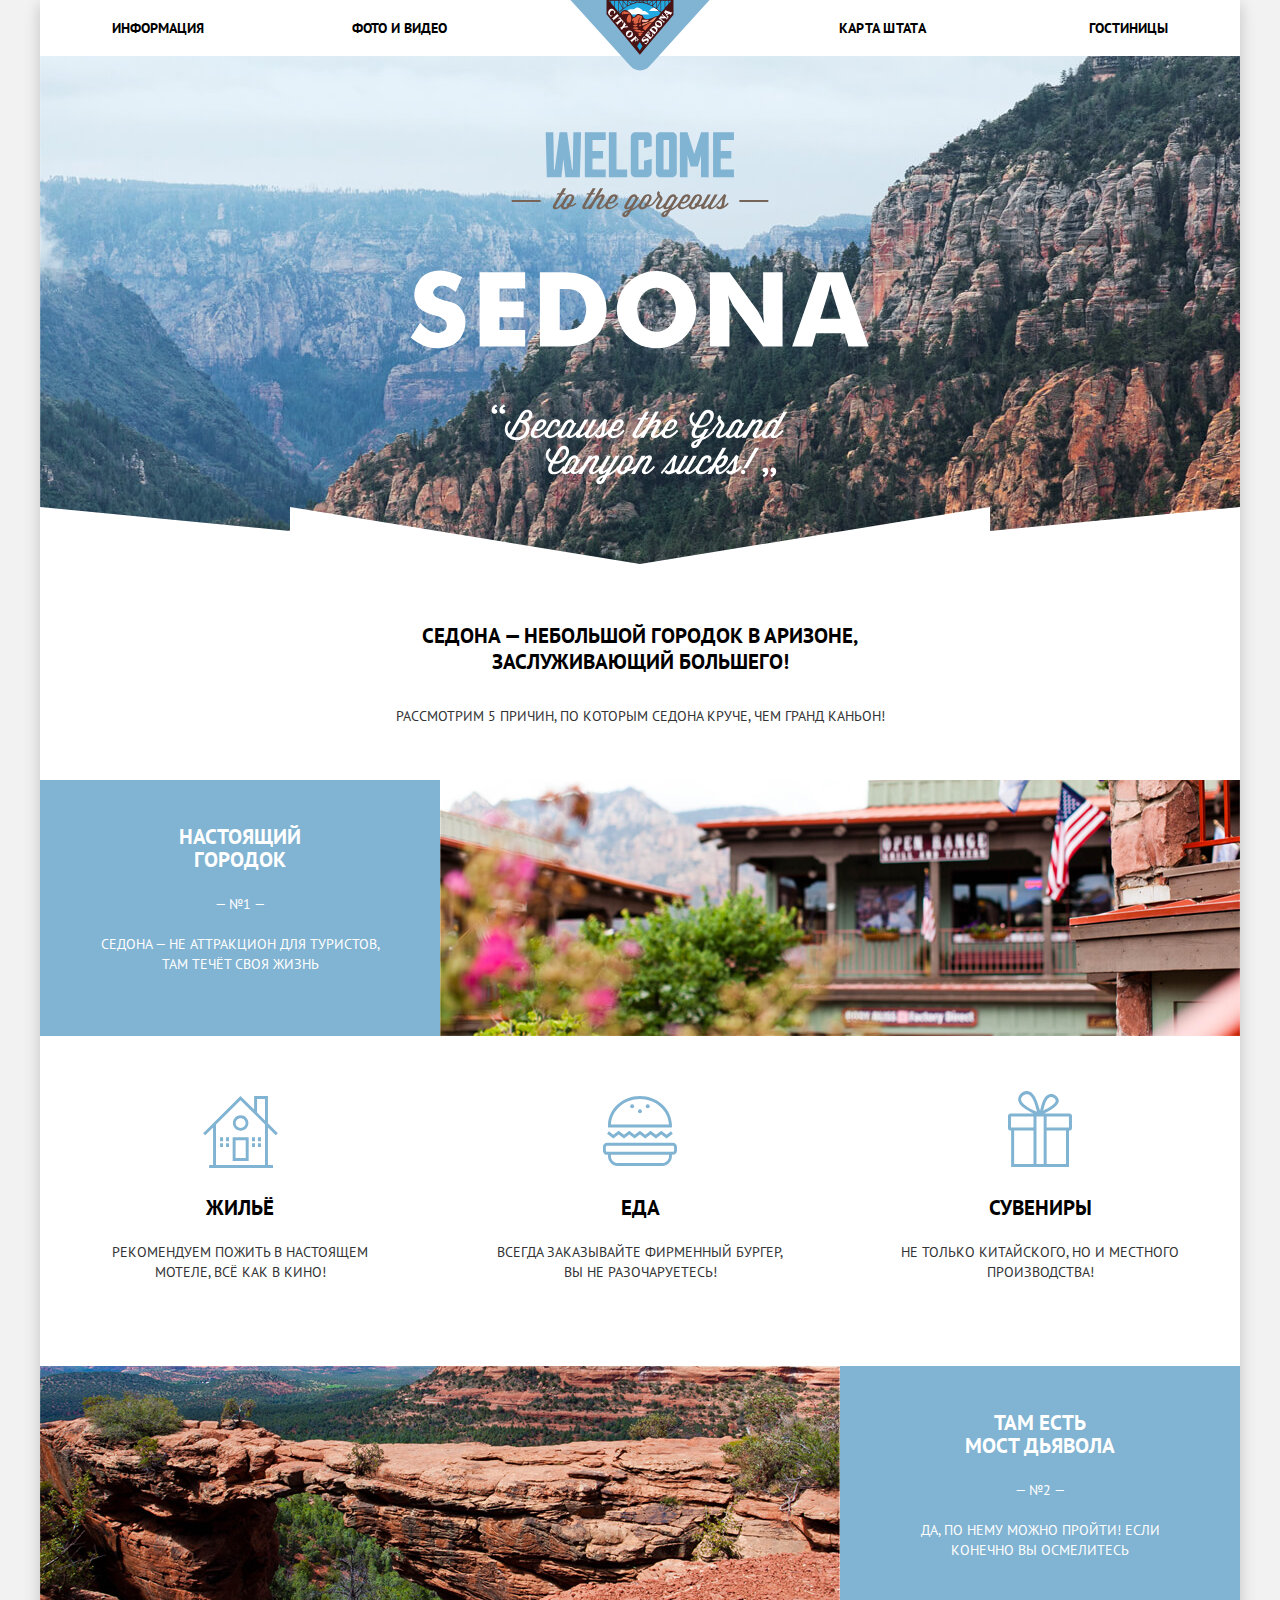
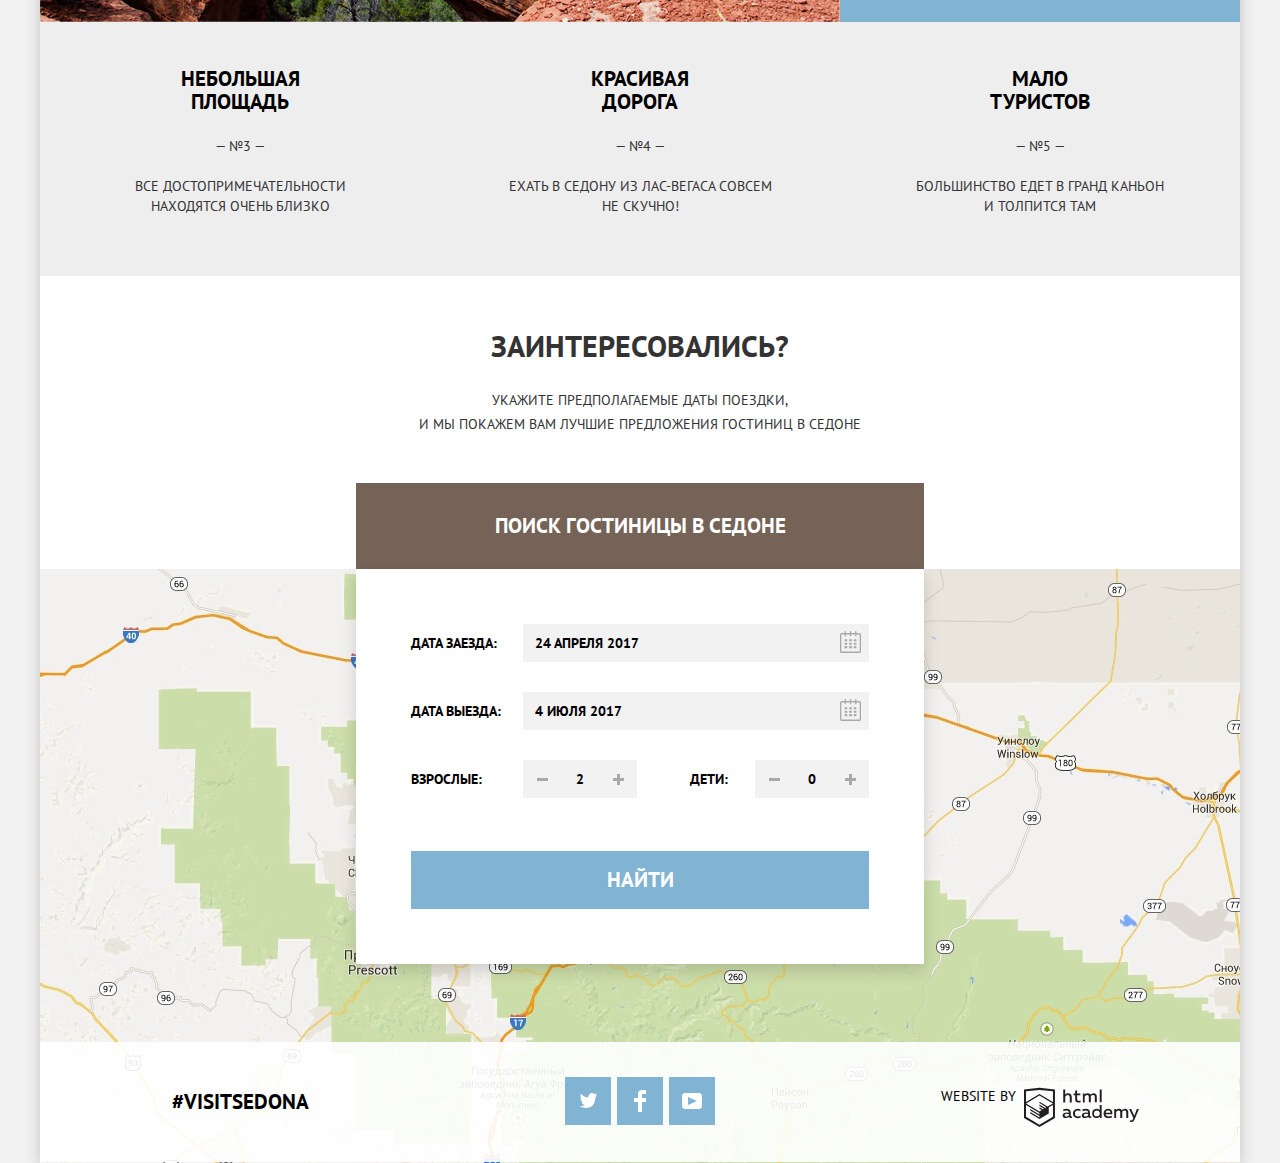
<file: index.html>
<!DOCTYPE html>
<html lang="ru">

<head>
  <meta charset="utf-8">
  <title>HTML Academy: Седона</title>
  <link href="https://fonts.googleapis.com/css?family=PT+Sans:400,700" rel="stylesheet">
  <link href="./css/normalize.min.css" rel="stylesheet">
  <link href="./css/style.min.css" rel="stylesheet">
</head>

<body>
  <div class="wrap">
    <header class="header">
      <nav>
        <a class="header__logo"><img src="./img/logo-sedona.svg" width="140" height="72" title="Главная страница" alt="Логотип сайта City of Sedona"></a>
        <ul class="header__navigation">
          <li class="header__navigation-link"><a href="#">Информация</a></li>
          <li class="header__navigation-link"><a href="#">Фото и Видео</a></li>
          <li class="header__navigation-link"><a href="#">Карта штата</a></li>
          <li class="header__navigation-link"><a href="./catalog.html">Гостиницы</a></li>
        </ul>
      </nav>
    </header>
    <main class="main">
      <h1 class="visually-hidden">Сайт города Седона</h1>
      <section class="main__welcom-screen">
        <img src="./img/intro-welcome.svg" width="460" height="353" title="Welcome to the gorgeous. Sedona Because the Grand Canyon sucks!" alt="Текст: Welcome to the gorgeous. Sedona Because the Grand Canyon sucks!">
        <section class="main__town-description">
          <p class="regular-header town-description__header">Седона — небольшой городок в Аризоне, заслуживающий большего!</p>
          <p class="town-description__text">Рассмотрим 5 причин, по которым Седона круче, чем гранд каньон!</p>
        </section>
      </section>
      <section class="main__card-group">
        <section class="main__card main__card_accent">
          <h2 class="regular-header">Настоящий городок</h2>
          <p>— №1 —</p>
          <p>Седона — не аттракцион для туристов, там течёт своя жизнь</p>
        </section>
        <section class="main__card-with-picture">
          <img src="./img/big-grid-1.jpg" width="800" height="256" alt="Уютная веранда с видом на горный пецзаж">
        </section>
        <section class="main__card main__card_with-icon main__card_with-icon_home">
          <h2 class="regular-header">Жильё</h2>
          <p>Рекомендуем пожить в настоящем мотеле, всё как в кино!</p>
        </section>
        <section class="main__card main__card_with-icon main__card_with-icon_food">
          <h2 class="regular-header">Еда</h2>
          <p>Всегда заказывайте фирменный бургер, вы не разочаруетесь!</p>
        </section>
        <section class="main__card main__card_with-icon main__card_with-icon_gift">
          <h2 class="regular-header">Сувениры</h2>
          <p>Не только китайского, но и местного производства!</p>
        </section>
        <section class="main__card-with-picture">
          <img src="./img/big-grid-2.jpg" width="800" height="256" alt="Виды гор и растительности">
        </section>
        <section class="main__card main__card_accent">
          <h2 class="regular-header">Там есть Мост&nbsp;дьявола</h2>
          <p>— №2 —</p>
          <p>Да, по нему можно пройти! Если конечно вы осмелитесь</p>
        </section>
        <section class="main__card">
          <h2 class="regular-header">Небольшая площадь</h2>
          <p>— №3 —</p>
          <p>Все достопримечательности находятся очень близко</p>
        </section>
        <section class="main__card">
          <h2 class="regular-header">Красивая дорога</h2>
          <p>— №4 —</p>
          <p>Ехать в Седону из Лас-Вегаса совсем не&nbsp;скучно!</p>
        </section>
        <section class="main__card">
          <h2 class="regular-header">Мало туристов</h2>
          <p>— №5 —</p>
          <p>Большинство едет в гранд каньон и&nbsp;толпится там</p>
        </section>
      </section>
      <section class="for-interested">
        <p class="for-interested__header">Заинтересовались?</p>
        <p class="for-interested__text">Укажите предполагаемые даты поездки,<br>и мы покажем вам лучшие предложения гостиниц в седоне</p>
      </section>
      <section class="main__search">
        <a href="#" class="main__search-button">ПОИСК ГОСТИНИЦЫ В седоне</a>
        <form class="main__reservation-form main__reservation-form_close reservation-form" action="https://echo.htmlacademy.ru" method="POST">
          <p class="reservation-form__line">
            <label for="main_checkin">Дата заезда:</label>
            <span class="reservation-form__date">
              <input class="reservation-form__date-field" id="main_checkin" name="checkin" type="text" placeholder="24 апреля 2017" required>
              <button class="reservation-form__date-button" type=button>
                <span class="visually-hidden">Открыть календарь</span>
                <svg xmlns="http://www.w3.org/2000/svg" width="21" height="22" viewBox="0 0 21 22"><path d="M19.251 2.025h-2.845V.648c0-.381-.294-.689-.656-.689-.363 0-.656.308-.656.689v1.377h-3.938V.648c0-.381-.294-.689-.655-.689-.363 0-.657.308-.657.689v1.377H5.906V.648c0-.381-.294-.689-.656-.689-.363 0-.657.308-.657.689v1.377H1.75C.784 2.025 0 2.847 0 3.862v16.302C0 21.179.784 22 1.75 22h17.501c.966 0 1.749-.821 1.749-1.836V3.862c0-1.015-.783-1.837-1.749-1.837zm.437 18.139a.448.448 0 0 1-.437.459H1.75a.45.45 0 0 1-.438-.459V3.862a.45.45 0 0 1 .438-.459h2.844v1.378c0 .381.294.689.657.689.362 0 .656-.308.656-.689V3.403h3.938v1.378c0 .381.294.689.657.689.361 0 .655-.308.655-.689V3.403h3.938v1.378c0 .381.293.689.656.689.362 0 .656-.308.656-.689V3.403h2.845c.241 0 .437.206.437.459v16.302z"/><path d="M4.594 8.225h2.625v2.066H4.594zM4.594 11.668h2.625v2.067H4.594zM4.594 15.112h2.625v2.066H4.594zM9.188 15.112h2.625v2.066H9.188zM9.188 11.668h2.625v2.067H9.188zM9.188 8.225h2.625v2.066H9.188zM13.781 15.112h2.625v2.066h-2.625zM13.781 11.668h2.625v2.067h-2.625zM13.781 8.225h2.625v2.066h-2.625z"/></svg>
              </button>
            </span>
          </p>
          <p class="reservation-form__line">
            <label for="main_checkout">Дата выезда:</label>
            <span class="reservation-form__date">
              <input class="reservation-form__date-field" id="main_checkout" name="checkout" type="text" placeholder="4 июля 2017" required>
              <button class="reservation-form__date-button" type=button>
                <span class="visually-hidden">Открыть календарь</span>
                <svg xmlns="http://www.w3.org/2000/svg" width="21" height="22" viewBox="0 0 21 22"><path d="M19.251 2.025h-2.845V.648c0-.381-.294-.689-.656-.689-.363 0-.656.308-.656.689v1.377h-3.938V.648c0-.381-.294-.689-.655-.689-.363 0-.657.308-.657.689v1.377H5.906V.648c0-.381-.294-.689-.656-.689-.363 0-.657.308-.657.689v1.377H1.75C.784 2.025 0 2.847 0 3.862v16.302C0 21.179.784 22 1.75 22h17.501c.966 0 1.749-.821 1.749-1.836V3.862c0-1.015-.783-1.837-1.749-1.837zm.437 18.139a.448.448 0 0 1-.437.459H1.75a.45.45 0 0 1-.438-.459V3.862a.45.45 0 0 1 .438-.459h2.844v1.378c0 .381.294.689.657.689.362 0 .656-.308.656-.689V3.403h3.938v1.378c0 .381.294.689.657.689.361 0 .655-.308.655-.689V3.403h3.938v1.378c0 .381.293.689.656.689.362 0 .656-.308.656-.689V3.403h2.845c.241 0 .437.206.437.459v16.302z"/><path d="M4.594 8.225h2.625v2.066H4.594zM4.594 11.668h2.625v2.067H4.594zM4.594 15.112h2.625v2.066H4.594zM9.188 15.112h2.625v2.066H9.188zM9.188 11.668h2.625v2.067H9.188zM9.188 8.225h2.625v2.066H9.188zM13.781 15.112h2.625v2.066h-2.625zM13.781 11.668h2.625v2.067h-2.625zM13.781 8.225h2.625v2.066h-2.625z"/></svg>
              </button>
            </span>
          </p>
          <p class="reservation-form__line">
            <label for="main_adults">Взрослые:</label>
            <span class="reservation-form__number-group">
              <button class="reservation-form__utility-button reservation-form__utility-button_minus" type=button><span class="visually-hidden">Меньше</span></button>
              <input class="reservation-form__number-field" id="main_adults" name="adults" type="number" value="2" required>
              <button class="reservation-form__utility-button reservation-form__utility-button_plus" type=button><span class="visually-hidden">Больше</span></button>
            </span>
            <label for="main_children">Дети:</label>
            <span class="reservation-form__number-group">
              <button class="reservation-form__utility-button reservation-form__utility-button_minus" type=button><span class="visually-hidden">Меньше</span></button>
              <input class="reservation-form__number-field" id="main_children" name="children" type="number" value="0" required>
              <button class="reservation-form__utility-button reservation-form__utility-button_plus" type=button><span class="visually-hidden">Больше</span></button>
            </span>
          </p>
          <p class="reservation-form__line">
            <button class="reservation-form__submit-button" type="submit">Найти</button>
          </p>
        </form>
      </section>
      <section class="main__map">
        <img src="img/map.jpg" alt="Карта с указателем на городе Седона" width="1200" height="594">
        <iframe src="https://www.google.com/maps/embed?pb=!1m18!1m12!1m3!1d591303.5194106619!2d-111.61407434645125!3d35.04417926880297!2m3!1f0!2f0!3f0!3m2!1i1024!2i768!4f13.1!3m3!1m2!1s0x872da132f942b00d%3A0x5548c523fa6c8efd!2z0KHQtdC00L7QvdCwLCDQkNGA0LjQt9C-0L3QsCA4NjMzNiwg0KHQqNCQ!5e0!3m2!1sru!2sru!4v1545380943215"  width="1200" height="560" allowfullscreen></iframe>
      </section>
    </main>
    <footer class="footer">
      <section class="footer__hashtag">
        <p>#visitSEDONA</p>
      </section>
      <section class="footer__social-link">
        <ul>
          <li class="social-link social-link_twitter"><a href="#"><span class="visually-hidden">twitter</span></a></li>
          <li class="social-link social-link_facebook"><a href="#"><span class="visually-hidden">facebook</span></a></li>
          <li class="social-link social-link_youtube"><a href="#"><span class="visually-hidden">youtube</span></a></li>
        </ul>
      </section>
      <section class="footer__copyright">
        <span class="htmlacademy-logo__text">Website by</span>
        <a class="htmlacademy-logo"  href="https://htmlacademy.ru/intensive/htmlcss">
          <svg id="Layer_1" class="htmlacademy-logo__image" width="115" height="41" data-name="Layer 1" xmlns="http://www.w3.org/2000/svg" viewBox="0 0 108.08 36.85"><title>logo-htmlacademy-small1</title><path d="M44.61,26.88a2,2,0,0,0,.55-0.1v1.33a3.25,3.25,0,0,1-1.18.21,1.67,1.67,0,0,1-1.67-1,4.84,4.84,0,0,1-3.14,1.08c-1.51,0-2.91-.83-2.91-2.55,0-2.13,2-2.79,3.71-2.79a11.08,11.08,0,0,1,2.17.25v-0.3c0-1-.76-1.77-2.19-1.77a7.42,7.42,0,0,0-3,.64v-1.7a10.21,10.21,0,0,1,3.19-.55c2.36,0,3.81,1.12,3.81,3.65v3a0.54,0.54,0,0,0,.49.59h0.17Zm-6.44-1.13A1.35,1.35,0,0,0,39.63,27h0.11a3.39,3.39,0,0,0,2.41-1V24.58a9.72,9.72,0,0,0-1.81-.21c-1,0-2.16.33-2.16,1.38h0Zm12.36-6.11a5,5,0,0,1,2.57.64V22a4.08,4.08,0,0,0-2.3-.7,2.75,2.75,0,1,0,0,5.49,5,5,0,0,0,2.43-.64v1.71a6.27,6.27,0,0,1-2.76.57A4.21,4.21,0,0,1,46,24.51q0-.21,0-0.41a4.32,4.32,0,0,1,4.18-4.46h0.38Zm12.17,7.24a2,2,0,0,0,.55-0.1v1.33a3.25,3.25,0,0,1-1.18.21,1.67,1.67,0,0,1-1.67-1,4.84,4.84,0,0,1-3.14,1.08c-1.51,0-2.91-.83-2.91-2.55,0-2.13,2-2.79,3.71-2.79a11.08,11.08,0,0,1,2.17.25v-0.3c0-1-.76-1.77-2.19-1.77a7.42,7.42,0,0,0-3,.64v-1.7a10.21,10.21,0,0,1,3.19-.55c2.36,0,3.81,1.12,3.81,3.65v3a0.54,0.54,0,0,0,.49.59h0.17Zm-6.44-1.13A1.35,1.35,0,0,0,57.73,27h0.11a3.39,3.39,0,0,0,2.41-1V24.58a9.72,9.72,0,0,0-1.81-.21c-1.06,0-2.16.33-2.16,1.38h0ZM73,16V28.2H71.35V26.88a3.88,3.88,0,0,1-3.19,1.54,4.4,4.4,0,0,1,0-8.78,3.81,3.81,0,0,1,3,1.3V16H73Zm-4.53,5.22a2.76,2.76,0,1,0,0,5.52A2.86,2.86,0,0,0,71.15,25V23A2.91,2.91,0,0,0,68.49,21.27ZM79,19.64c3.31,0,4.46,2.68,3.92,5.09H76.7c0.21,1.5,1.67,2.11,3.19,2.11a6.11,6.11,0,0,0,2.64-.59v1.6a7.14,7.14,0,0,1-3,.57C77,28.42,74.78,27,74.78,24a4.18,4.18,0,0,1,4-4.39H79Zm0.09,1.54a2.28,2.28,0,0,0-2.44,2.1v0.06H81.3A2,2,0,0,0,79.13,21.18Zm5.73,7V19.87h1.65v1a3.81,3.81,0,0,1,2.78-1.27A2.86,2.86,0,0,1,91.89,21a4.12,4.12,0,0,1,2.91-1.33A3.06,3.06,0,0,1,98,23V28.2h-1.9V23.05a1.59,1.59,0,0,0-1.42-1.75H94.42a2.8,2.8,0,0,0-2.07,1.12V28.2h-1.9V23.05A1.59,1.59,0,0,0,89,21.31H88.8a3,3,0,0,0-2.21,1.29v5.63H84.86Zm21.31-8.33h1.9l-3.91,9.46c-0.9,2.17-2.09,2.86-3.35,2.86a4.76,4.76,0,0,1-1.1-.14V30.46a2.86,2.86,0,0,0,.85.12c0.9,0,1.58-.64,2.07-1.9l0.17-.42-4-8.4h2l2.86,6.29ZM38.73,1.46V6.22a3.81,3.81,0,0,1,2.7-1.14,3.25,3.25,0,0,1,3.44,3.4v5.15H43V8.72a1.81,1.81,0,0,0-1.61-2h-0.3a2.93,2.93,0,0,0-2.32,1.39v5.52h-1.9V1.46h1.9ZM49.94,2.31v3h3V6.91h-3v3.81c0,1.1.5,1.46,1.58,1.46a4.49,4.49,0,0,0,1.69-.33v1.6A6.8,6.8,0,0,1,51,13.8a2.55,2.55,0,0,1-2.86-2.74V6.89H46.58V5.26h1.5V2.74Zm5.4,11.31V5.28H57v1A3.81,3.81,0,0,1,59.77,5a2.86,2.86,0,0,1,2.6,1.33A4.12,4.12,0,0,1,65.28,5,3.06,3.06,0,0,1,68.44,8.4v5.21h-1.9V8.46a1.59,1.59,0,0,0-1.42-1.75H64.89a2.8,2.8,0,0,0-2.07,1.12v5.78h-1.9V8.46A1.59,1.59,0,0,0,59.5,6.71H59.27A3,3,0,0,0,57.06,8v5.63H55.34ZM71.17,1.45H73V13.6H71.17V1.45ZM14.71,0H14.55L0,1.54V28.21l14.55,8.66,14.55-8.66V1.54Zm12.5,27.1L14.55,34.64,1.9,27.12V16.18l12.59,7.5V25L5.86,19.9v1.31l8.68,5.21v1.39L5.87,22.65V24l8.68,5.21,8.75-5.24V18.31L27.2,16V27.12Zm0-12.53-3.48,2-1.6,1L14.51,13v1.31L21,18.23H21l-0.14.09-1,.54-5.37-3.2V17l4.24,2.52-1,.67-3.2-1.9v1.31l2.1,1.24L14.5,22.1,2,14.65,14.51,7.11Zm0-1.32L14.49,5.76,1.91,13.25v-10L14.56,1.92,27.21,3.25v10h0Z" transform="translate(0 -0.02)" fill="#231f20"/></svg>
        </a>
      </section>
    </footer>
  </div>
  <script src="./js/main.min.js"></script>
</body>

</html>
</file>
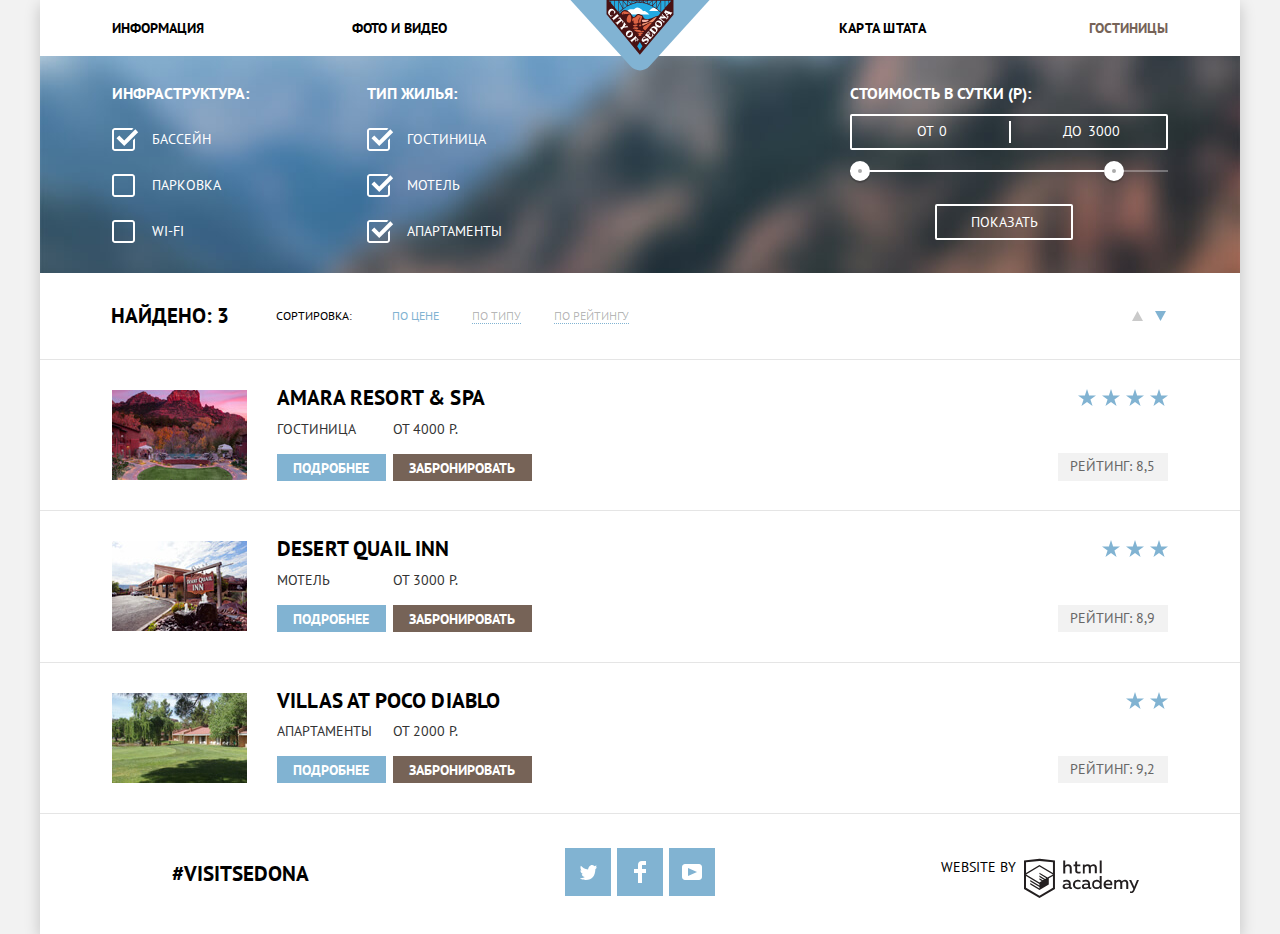
<file: catalog.html>
<!DOCTYPE html>
<html lang="ru">

<head>
  <meta charset="utf-8">
  <title>HTML Academy: Седона</title>
  <link href="https://fonts.googleapis.com/css?family=PT+Sans:400,700" rel="stylesheet">
  <link href="./css/normalize.min.css" rel="stylesheet">
  <link href="./css/style.min.css" rel="stylesheet">
</head>

<body>
  <div class="wrap">
    <header class="header">
      <h1 class="visually-hidden">Каталог гостниц города Седона</h1>
      <nav>
        <a href="./index.html" class="header__logo"><img src="./img/logo-sedona.svg" width="140" height="72" title="Главная страница" alt="Логотип сайта City of Sedona"></a>
        <ul class="header__navigation">
          <li class="header__navigation-link"><a href="#">Информация</a></li>
          <li class="header__navigation-link"><a href="#">Фото и Видео</a></li>
          <li class="header__navigation-link"><a href="#">Карта штата</a></li>
          <li class="header__navigation-link"><a>Гостиницы</a></li>
        </ul>
      </nav>
    </header>
    <aside class="selecting">
      <section class="selecting__form">
        <h2 class="visually-hidden">Фильтрация гостиниц</h2>
        <form action="https://echo.htmlacademy.ru" method="POST">
          <fieldset class="selecting__infrastructure-select">
            <legend>Инфраструктура:</legend>
            <ul class="selecting__checkbox-group">
              <li>
                <input class="visually-hidden selecting__checkbox" type="checkbox" id="infrastructure_pool" name="infrastructure_pool" checked>
                <label for="infrastructure_pool">Бассейн</label>
              </li>
              <li>
                <input class="visually-hidden selecting__checkbox" type="checkbox" id="infrastructure_parking" name="infrastructure_parking">
                <label for="infrastructure_parking">Парковка</label>
              </li>
              <li>
                <input class="visually-hidden selecting__checkbox" type="checkbox" id="infrastructure_wifi" name="infrastructure_wifi">
                <label for="infrastructure_wifi">Wi-Fi</label>
              </li>
            </ul>
          </fieldset>
          <fieldset class="selecting__type-select">
            <legend>Тип жилья:</legend>
            <ul class="selecting__checkbox-group">
              <li>
                <input class="visually-hidden selecting__checkbox" type="checkbox" id="type_hotel" name="type_hotel" checked>
                <label for="type_hotel">Гостиница</label>
              </li>
              <li>
                <input class="visually-hidden selecting__checkbox" type="checkbox" id="type_motel" name="type_motel" checked>
                <label for="type_motel">Мотель</label>
              </li>
              <li>
                <input class="visually-hidden selecting__checkbox" type="checkbox" id="type_apartments" name="type_apartments" checked>
                <label for="type_apartments">Апартаменты</label>
              </li>
            </ul>
          </fieldset>
          <div class="selecting__cost-selection">
            <fieldset>
              <legend>Стоимость в сутки (Р):</legend>
              <div class="price-controls">
                <label class="price-controls__cost-from">От <input type="number" name="cost_from" value="0"></label>
                <label class="price-controls__cost-to">До <input type="number" name="cost_to" value="3000"></label>
              </div>
              <div class="range-controls">
                <div class="scale">
                  <div class="bar"></div>
                </div>
                <div class="range-toggle range-toggle__min"></div>
                <div class="range-toggle range-toggle__max"></div>
              </div>
            </fieldset>
            <button class="selecting__submit-button" type="submit">Показать</button>
          </div>
        </form>
      </section>
      <section class="sorting">
        <div class="sorting__count">
          Найдено: 3
        </div>
        <div class="sorting__type-selector">
          <span>Сортировка:</span>
          <a class="sorting__type sorting__type_active">По цене</a>
          <a href="#" class="sorting__type">По типу</a>
          <a href="#" class="sorting__type">По рейтингу</a>
        </div>
        <div class="sorting__order-group">
            <a href="#" class="sorting__order sorting__order_up">
              <svg xmlns="http://www.w3.org/2000/svg" width="11" height="10" viewBox="0 0 11 10"><path fill="#231F20" d="M5.5 0L0 10h11z"/></svg>
              <span class="visually-hidden">От меньшего</span>
            </a>
            <a class="sorting__order sorting__order_down">
              <svg xmlns="http://www.w3.org/2000/svg" width="11" height="10" viewBox="0 0 11 10"><path fill="#231F20" d="M5.5 10L0 0h11"/></svg>
              <span class="visually-hidden">От большего</span>
            </a>
        </div>
      </section>
    </aside>
    <main class="catalog">
      <article class="catalog__item item">
        <div class="item__image">
          <img src="./img/content-1.jpg" width="135" height="90" alt="">
        </div>
        <div class="item__description">
          <h2 class="item__title"><a href="#">Amara Resort & Spa</a></h2>
          <p class="item__content">
            <span class="item__type">
                Гостиница
            </span>
            <span class="item__price">
                От 4000 Р.
            </span>
          </p>
          <p class="item__controls">
            <a href="#" class="item__more-information">Подробнее</a>
            <button class="item__reservation">Забронировать</button>
          </p>
        </div>
        <div class="item__marks">
          <p class="item__grade">
            <img src="./img/star.svg" width="18" height="17" alt="Четыре звезды">
            <img src="./img/star.svg" width="18" height="17" alt="">
            <img src="./img/star.svg" width="18" height="17" alt="">
            <img src="./img/star.svg" width="18" height="17" alt="">
          </p>
          <p class="item__rating">Рейтинг: 8,5</p>
        </div>
      </article>
      <article class="catalog__item item">
        <div class="item__image">
          <img src="./img/content-2.jpg" width="135" height="90" alt="">
        </div>
        <div class="item__description">
          <h2 class="item__title"><a href="#">Desert Quail Inn</a></h2>
          <p class="item__content">
            <span class="item__type">
                Мотель
            </span>
            <span class="item__price">
                От 3000 Р.
            </span>
          </p>
          <p class="item__controls">
            <a href="#" class="item__more-information">Подробнее</a>
            <button class="item__reservation">Забронировать</button>
          </p>
        </div>
        <div class="item__marks">
          <p class="item__grade">
            <img src="./img/star.svg" width="18" height="17" alt="Три звезды">
            <img src="./img/star.svg" width="18" height="17" alt="">
            <img src="./img/star.svg" width="18" height="17" alt="">
          </p>
          <p class="item__rating">Рейтинг: 8,9</p>
        </div>
      </article>
      <article class="catalog__item item">
        <div class="item__image">
          <img src="./img/content-3.jpg" width="135" height="90" alt="">
        </div>
        <div class="item__description">
          <h2 class="item__title"><a href="#">Villas at Poco Diablo</a></h2>
          <p class="item__content">
            <span class="item__type">
                Апартаменты
            </span>
            <span class="item__price">
                От 2000 Р.
            </span>
          </p>
          <p class="item__controls">
            <a href="#" class="item__more-information">Подробнее</a>
            <button class="item__reservation">Забронировать</button>
          </p>
        </div>
        <div class="item__marks">
          <p class="item__grade">
            <img src="./img/star.svg" width="18" height="17" alt="Две звезды">
            <img src="./img/star.svg" width="18" height="17" alt="">
          </p>
          <p class="item__rating">Рейтинг: 9,2</p>
        </div>
      </article>
    </main>
    <footer class="footer">
      <section class="footer__hashtag">
        <p>#visitSEDONA</p>
      </section>
      <section class="footer__social-link">
        <ul>
          <li class="social-link social-link_twitter"><a href="#"><span class="visually-hidden">twitter</span></a></li>
          <li class="social-link social-link_facebook"><a href="#"><span class="visually-hidden">facebook</span></a></li>
          <li class="social-link social-link_youtube"><a href="#"><span class="visually-hidden">youtube</span></a></li>
        </ul>
      </section>
      <section class="footer__copyright">
        <span class="htmlacademy-logo__text">Website by</span>
        <a class="htmlacademy-logo"  href="https://htmlacademy.ru/intensive/htmlcss">
          <svg id="Layer_1" class="htmlacademy-logo__image" width="115" height="41" data-name="Layer 1" xmlns="http://www.w3.org/2000/svg" viewBox="0 0 108.08 36.85"><title>logo-htmlacademy-small1</title><path d="M44.61,26.88a2,2,0,0,0,.55-0.1v1.33a3.25,3.25,0,0,1-1.18.21,1.67,1.67,0,0,1-1.67-1,4.84,4.84,0,0,1-3.14,1.08c-1.51,0-2.91-.83-2.91-2.55,0-2.13,2-2.79,3.71-2.79a11.08,11.08,0,0,1,2.17.25v-0.3c0-1-.76-1.77-2.19-1.77a7.42,7.42,0,0,0-3,.64v-1.7a10.21,10.21,0,0,1,3.19-.55c2.36,0,3.81,1.12,3.81,3.65v3a0.54,0.54,0,0,0,.49.59h0.17Zm-6.44-1.13A1.35,1.35,0,0,0,39.63,27h0.11a3.39,3.39,0,0,0,2.41-1V24.58a9.72,9.72,0,0,0-1.81-.21c-1,0-2.16.33-2.16,1.38h0Zm12.36-6.11a5,5,0,0,1,2.57.64V22a4.08,4.08,0,0,0-2.3-.7,2.75,2.75,0,1,0,0,5.49,5,5,0,0,0,2.43-.64v1.71a6.27,6.27,0,0,1-2.76.57A4.21,4.21,0,0,1,46,24.51q0-.21,0-0.41a4.32,4.32,0,0,1,4.18-4.46h0.38Zm12.17,7.24a2,2,0,0,0,.55-0.1v1.33a3.25,3.25,0,0,1-1.18.21,1.67,1.67,0,0,1-1.67-1,4.84,4.84,0,0,1-3.14,1.08c-1.51,0-2.91-.83-2.91-2.55,0-2.13,2-2.79,3.71-2.79a11.08,11.08,0,0,1,2.17.25v-0.3c0-1-.76-1.77-2.19-1.77a7.42,7.42,0,0,0-3,.64v-1.7a10.21,10.21,0,0,1,3.19-.55c2.36,0,3.81,1.12,3.81,3.65v3a0.54,0.54,0,0,0,.49.59h0.17Zm-6.44-1.13A1.35,1.35,0,0,0,57.73,27h0.11a3.39,3.39,0,0,0,2.41-1V24.58a9.72,9.72,0,0,0-1.81-.21c-1.06,0-2.16.33-2.16,1.38h0ZM73,16V28.2H71.35V26.88a3.88,3.88,0,0,1-3.19,1.54,4.4,4.4,0,0,1,0-8.78,3.81,3.81,0,0,1,3,1.3V16H73Zm-4.53,5.22a2.76,2.76,0,1,0,0,5.52A2.86,2.86,0,0,0,71.15,25V23A2.91,2.91,0,0,0,68.49,21.27ZM79,19.64c3.31,0,4.46,2.68,3.92,5.09H76.7c0.21,1.5,1.67,2.11,3.19,2.11a6.11,6.11,0,0,0,2.64-.59v1.6a7.14,7.14,0,0,1-3,.57C77,28.42,74.78,27,74.78,24a4.18,4.18,0,0,1,4-4.39H79Zm0.09,1.54a2.28,2.28,0,0,0-2.44,2.1v0.06H81.3A2,2,0,0,0,79.13,21.18Zm5.73,7V19.87h1.65v1a3.81,3.81,0,0,1,2.78-1.27A2.86,2.86,0,0,1,91.89,21a4.12,4.12,0,0,1,2.91-1.33A3.06,3.06,0,0,1,98,23V28.2h-1.9V23.05a1.59,1.59,0,0,0-1.42-1.75H94.42a2.8,2.8,0,0,0-2.07,1.12V28.2h-1.9V23.05A1.59,1.59,0,0,0,89,21.31H88.8a3,3,0,0,0-2.21,1.29v5.63H84.86Zm21.31-8.33h1.9l-3.91,9.46c-0.9,2.17-2.09,2.86-3.35,2.86a4.76,4.76,0,0,1-1.1-.14V30.46a2.86,2.86,0,0,0,.85.12c0.9,0,1.58-.64,2.07-1.9l0.17-.42-4-8.4h2l2.86,6.29ZM38.73,1.46V6.22a3.81,3.81,0,0,1,2.7-1.14,3.25,3.25,0,0,1,3.44,3.4v5.15H43V8.72a1.81,1.81,0,0,0-1.61-2h-0.3a2.93,2.93,0,0,0-2.32,1.39v5.52h-1.9V1.46h1.9ZM49.94,2.31v3h3V6.91h-3v3.81c0,1.1.5,1.46,1.58,1.46a4.49,4.49,0,0,0,1.69-.33v1.6A6.8,6.8,0,0,1,51,13.8a2.55,2.55,0,0,1-2.86-2.74V6.89H46.58V5.26h1.5V2.74Zm5.4,11.31V5.28H57v1A3.81,3.81,0,0,1,59.77,5a2.86,2.86,0,0,1,2.6,1.33A4.12,4.12,0,0,1,65.28,5,3.06,3.06,0,0,1,68.44,8.4v5.21h-1.9V8.46a1.59,1.59,0,0,0-1.42-1.75H64.89a2.8,2.8,0,0,0-2.07,1.12v5.78h-1.9V8.46A1.59,1.59,0,0,0,59.5,6.71H59.27A3,3,0,0,0,57.06,8v5.63H55.34ZM71.17,1.45H73V13.6H71.17V1.45ZM14.71,0H14.55L0,1.54V28.21l14.55,8.66,14.55-8.66V1.54Zm12.5,27.1L14.55,34.64,1.9,27.12V16.18l12.59,7.5V25L5.86,19.9v1.31l8.68,5.21v1.39L5.87,22.65V24l8.68,5.21,8.75-5.24V18.31L27.2,16V27.12Zm0-12.53-3.48,2-1.6,1L14.51,13v1.31L21,18.23H21l-0.14.09-1,.54-5.37-3.2V17l4.24,2.52-1,.67-3.2-1.9v1.31l2.1,1.24L14.5,22.1,2,14.65,14.51,7.11Zm0-1.32L14.49,5.76,1.91,13.25v-10L14.56,1.92,27.21,3.25v10h0Z" transform="translate(0 -0.02)" fill="#231f20"/></svg>
        </a>
      </section>
    </footer>
  </div>
</body>

</html>
</file>
<file: css/style.min.css>
body{background-color:#f2f2f2;padding:0;margin:0;font-family:"PT Sans",Arial,sans-serif;font-size:14px;text-align:center;text-transform:uppercase;color:#333}.visually-hidden:not(:focus):not(:active),input[type="checkbox"].visually-hidden,input[type="radio"].visually-hidden{position:absolute;width:1px;height:1px;margin:-1px;border:0;padding:0;white-space:nowrap;-webkit-clip-path:inset(100%);clip-path:inset(100%);clip:rect(0 0 0 0);overflow:hidden}.wrap{position:relative;width:1200px;margin:0 auto;background-color:#fff;box-shadow:0 5px 15px rgba(0,1,1,.2)}.regular-header{padding-bottom:23px;font-size:21px;font-weight:700;line-height:23px;color:#000}.header{width:100%;background-color:#fff}.header__logo{position:absolute;top:-1px;left:calc(50% - 70px)}.header__navigation{display:flex;justify-content:space-between;list-style:none;padding:0 72px;margin:0}.header__navigation-group{padding:15px 0}.header__navigation-link{width:20%;flex-grow:1;margin:15px 0;text-align:left}.header__navigation-link:nth-child(3){margin:15px 2px 15px 94px;letter-spacing:.3px}.header__navigation-link:nth-child(3),.header__navigation-link:nth-child(4){text-align:right}.header__navigation-link a{color:#000;line-height:26px;text-decoration:none;font-weight:700}.header__navigation-link a:hover,.header__navigation-link a:focus{color:#81b3d2}.header__navigation-link a:active{opacity:.3;color:#000}.header__navigation-link a:not([href]),.header__logo:not([href]){color:#766357;cursor:pointer}.main__welcom-screen{background:#7b90ba url(../img/index-bg.jpg) center bottom no-repeat;background-position-y:-83px;background-size:100%}.main__welcom-screen img{margin-top:76px;margin-bottom:4px}.main__town-description{position:relative;background-color:#fff;margin-top:72px;padding:56px 0}.main__town-description::before{content:"";display:block;position:absolute;top:-57px;width:100%;height:59px;background:url(../img/intro-mask.svg) center bottom no-repeat}.town-description__header,.town-description__text{width:500px;margin:0 auto}.town-description__header{padding:3px 0 33px;line-height:26px}.main__card-group{display:flex;flex-flow:row wrap}.main__card{box-sizing:border-box;padding:45px 60px 40px;width:400px;background-color:#eee}.main__card p{margin-top:0;margin-bottom:20px;line-height:20px}.main__card_accent,.main__card_accent .regular-header{background-color:#81b3d2;color:#fff}.main__card_accent{padding:45px 48px 40px}.main__card_with-icon{background-color:#fff;background-position:center 60px;background-repeat:no-repeat;padding:64px 55px;padding-top:160px}.main__card_with-icon p{margin-top:0;margin-bottom:20px;line-height:20px}.main__card_with-icon_home{background-image:url(../img/icon-1.svg)}.main__card_with-icon_food{background-image:url(../img/icon-2.svg)}.main__card_with-icon_gift{background-image:url(../img/icon-3.svg);background-position:center 55px}.main__card_with-icon img{margin:15px 0 30px}.main__card .regular-header{width:151px;margin:0 auto}.main__card-with-picture{width:800px;background-color:#dba088}.main__card-with-picture img{display:block}.for-interested{padding-top:52px}.for-interested__header{font-size:30px;font-weight:700;line-height:36px;padding:0;margin:0;padding-bottom:24px}.for-interested__text{width:450px;margin:0 auto;font-weight:400;line-height:24px;padding:0 0 47px 0}.main__search{position:relative}.main__search-button{width:508px;display:inline-block;vertical-align:baseline;margin:0 auto;padding:30px;border:none;background-color:#766357;font:inherit;font-size:21px;font-weight:700;line-height:26px;text-transform:uppercase;text-decoration:none;color:#fff;z-index:2;cursor:pointer}.main__search-button:hover,.main__search-button:focus{background-color:#604e43}.main__search-button:active{background-color:#503e33;color:rgba(255,255,255,.3)}.main__reservation-form{position:absolute;z-index:2;background:#fff;left:50%;-webkit-transform:translate(-50%,0);transform:translate(-50%,0);width:458px;padding:0 55px;text-align:left;box-shadow:0 7px 15px rgba(0,1,1,.15);overflow:hidden}@-webkit-keyframes form-move-in{0%{max-height:0}100%{max-height:400px}}@keyframes form-move-in{0%{max-height:0}100%{max-height:400px}}@-webkit-keyframes form-move-out{0%{max-height:400px}100%{max-height:0}}@keyframes form-move-out{0%{max-height:400px}100%{max-height:0}}.main__reservation-form_open{-webkit-animation-duration:250ms;animation-duration:250ms;-webkit-animation-name:form-move-in;animation-name:form-move-in;-webkit-animation-timing-function:ease-in;animation-timing-function:ease-in;-webkit-animation-fill-mode:forwards;animation-fill-mode:forwards;-webkit-animation-direction:alternate;animation-direction:alternate}.main__reservation-form_close{-webkit-animation-duration:250ms;animation-duration:250ms;-webkit-animation-name:form-move-out;animation-name:form-move-out;-webkit-animation-timing-function:ease-out;animation-timing-function:ease-out;-webkit-animation-fill-mode:forwards;animation-fill-mode:forwards;-webkit-animation-direction:alternate;animation-direction:alternate}.reservation-form{font-weight:700;display:flex;flex-wrap:wrap}.reservation-form__line{display:flex;justify-content:space-between;width:100%;margin:0;margin-bottom:30px;padding:0}.reservation-form__line label{line-height:38px;flex-grow:1;margin-left:53px;color:#000;cursor:pointer}.reservation-form__line label:first-child{width:112px;flex-grow:0;margin:0}.reservation-form__line:first-child{margin-top:55px}.reservation-form__line:last-child{margin-bottom:55px}.reservation-form__number-group{font-size:0}.reservation-form__date{position:relative}.reservation-form__date-field{width:296px;height:38px;background-color:#f2f2f2;border:none;vertical-align:top;padding:0 38px 0 12px;font-size:14px;font-weight:700;text-transform:uppercase}.reservation-form__date-field::-webkit-input-placeholder{color:#000}.reservation-form__date-field:-ms-input-placeholder{color:#000}.reservation-form__date-field::-ms-input-placeholder{color:#000}.reservation-form__date-field::placeholder{color:#000}.reservation-form__number-field{width:38px;height:38px;background-color:#f2f2f2;border:none;text-align:center;vertical-align:top;padding:0;font-size:14px;font-weight:700;-moz-appearance:textfield;-webkit-appearance:textfield;appearance:textfield}.reservation-form__number-field::-webkit-outer-spin-button,.reservation-form__number-field::-webkit-inner-spin-button{-webkit-appearance:none;margin:0}.reservation-form__date-button{position:absolute;top:0;right:0;width:38px;height:38px;border:none;background-color:transparent;cursor:pointer}.reservation-form__date-button path{fill:#a9a9a9}.reservation-form__date-button:hover path,.reservation-form__date-button:focus path{fill:#000}.reservation-form__date-button:active path{fill:#81b3d2}.reservation-form__utility-button{position:relative;width:38px;height:38px;background-color:#f2f2f2;border:none;cursor:pointer}.reservation-form__utility-button::before{position:absolute;display:block;width:11px;height:3px;top:18px;left:14px}.reservation-form__utility-button_plus::after{position:absolute;display:block;width:3px;height:11px;top:14px;left:18px}.reservation-form__utility-button_plus::before,.reservation-form__utility-button_plus::after,.reservation-form__utility-button_minus::before{content:"";background-color:#a9a9a9}.reservation-form__utility-button:hover::before,.reservation-form__utility-button:hover::after,.reservation-form__utility-button:focus::before,.reservation-form__utility-button:focus::after{background-color:#000}.reservation-form__utility-button:active::before,.reservation-form__utility-button:active::after{background-color:#81b3d2}.reservation-form__submit-button{width:100%;margin-top:23px;padding:0;border:none;background-color:#81b3d2;color:#fff;line-height:58px;font-size:21px;font-weight:700;text-transform:uppercase;cursor:pointer}.reservation-form__submit-button:hover,.reservation-form__submit-button:focus{background-color:#669ec0}.reservation-form__submit-button:active{background-color:#5496bd;color:rgba(255,255,255,.3)}.main__map{position:relative}.main__map iframe{position:absolute;top:0;left:0;z-index:1;border:none}.main__map img{margin-bottom:-4px}.footer{display:flex;position:absolute;bottom:0;width:100%;height:100px;min-height:120px;z-index:2;justify-content:center;align-items:center;background-color:rgba(255,255,255,.9);color:#000}.footer__hashtag{width:33%;width:calc(100% / 3);font-size:21px;font-weight:700;line-height:26px;margin:0}.footer__social-link ul{margin:0;padding:0}.footer__social-link{width:33%;width:calc(100% / 3);letter-spacing:2px;margin:0}.footer__copyright{width:33%;width:calc(100% / 3);margin:0;line-height:41px;padding-top:15px}.social-link{list-style:none;display:inline-block;vertical-align:baseline;background-color:#81b3d2;width:46px;height:48px}.social-link:hover{background-color:#669ec0}.social-link:active{background-color:#5496bd}.social-link:active a{opacity:.3}.social-link_twitter a{background-image:url(../img/twitter.svg)}.social-link_facebook a{background-image:url(../img/facebook.svg)}.social-link_youtube a{background-image:url(../img/youtube.svg)}.social-link a{display:block;width:100%;height:100%;background-position:center center;background-repeat:no-repeat}.logo-htmlacademy{fill:#000}.htmlacademy-logo{line-height:41px;text-decoration:none;color:#000;vertical-align:text-top}.htmlacademy-logo__text{vertical-align:top;padding-right:4px}.htmlacademy-logo:hover path,.htmlacademy-logo:focus path{fill:#81b3d2}.htmlacademy-logo:active path{fill:#bdbbbc}.selecting__form{background:#5496bd url(../img/catalog-bg.jpg) center no-repeat;color:#fff;padding:28px 0 7px 0}.selecting__form form{display:flex;justify-content:space-between;padding:0 72px}.selecting__infrastructure-select{width:255px}.selecting__type-select{flex-grow:1}.selecting__cost-selection{width:318px}.selecting__form fieldset{padding:0;margin:0;border:none;text-align:left}.selecting__form legend{font-weight:700;font-size:16px}.selecting__checkbox-group{width:200px;margin:0;padding:0;padding-top:26px}.selecting__checkbox-group li{padding-bottom:23px;list-style:none}.selecting__checkbox + label{position:relative;display:block;padding-left:40px;cursor:pointer;-webkit-user-select:none;-moz-user-select:none;-ms-user-select:none;user-select:none;line-height:23px}.selecting__checkbox:focus + label{color:#ababab}.selecting__checkbox:disabled + label{opacity:.3}.selecting__checkbox + label::after{content:"";position:absolute;top:0;left:0;width:30px;height:23px;background-image:url(../img/checkbox-off.svg);background-repeat:no-repeat;background-position:0 0}.selecting__checkbox:checked + label::after{background-image:url(../img/checkbox-on.svg)}.price-controls{position:relative;height:32px;margin-top:12px;margin-bottom:20px;font-size:0;border:2px solid #fff;border-radius:2px}.price-controls::after{content:"";position:absolute;top:50%;left:50%;width:2px;height:22px;background:#fff;-webkit-transform:translate(0%,-50%);transform:translate(0%,-50%)}.price-controls__cost-from,.price-controls__cost-to{width:81px;padding-left:65px}.price-controls label{display:inline-block;vertical-align:top;font-size:14px;line-height:29px;cursor:pointer}.price-controls input{width:50px;margin:0;color:inherit;font:inherit;background:none;border:none;-moz-appearance:textfield;-webkit-appearance:textfield;appearance:textfield}.price-controls input::-webkit-outer-spin-button,.price-controls input::-webkit-inner-spin-button{-webkit-appearance:none;margin:0}.range-controls{position:relative;margin-bottom:32px}.range-controls .scale{height:2px;background:rgba(255,255,255,.3)}.range-controls .bar{width:80%;height:2px;background:#fff}.range-toggle{position:absolute;top:-9px;width:4px;height:4px;background:#ababab;border:8px solid #fff;border-radius:50%;box-shadow:0 2px 1px 0 rgba(0,1,1,.2);cursor:pointer}.range-toggle:hover{top:-10px;margin-left:-1px;border:9px solid #fff}.range-toggle__min{left:0}.range-toggle__max{left:80%}.selecting__submit-button{display:block;margin:0;margin-left:85px;padding:6px 33px 6px 34px;font-size:14px;line-height:20px;color:#fff;text-transform:uppercase;background:transparent;border:2px solid #fff;border-radius:2px;cursor:pointer}.selecting__submit-button:hover,.selecting__submit-button:focus{color:#000;background:#fff}.sorting{display:flex;height:80px;min-height:86px;align-items:center;padding:0 71px;border-bottom:1px solid #e5e5e5;text-align:left}.sorting__count{width:165px;text-align:left;font-size:21px;font-weight:700;color:#000}.sorting__type-selector{flex-grow:1;font-size:0}.sorting__type-selector span{margin-right:40px;font-size:12px;color:#000}.sorting__type-selector a{margin-right:33px;border-bottom:1px dotted #81b3d2;font-size:12px;font-weight:400;color:rgba(0,0,0,.3);text-decoration:none}.sorting__type-selector a:hover,.sorting__type-selector a:focus{color:#81b3d2}.sorting__type-selector a:active{border:none;color:#000}.sorting__type-selector a:not([href]){border:none;color:#81b3d2;cursor:pointer}.sorting__order{text-decoration:none;margin-left:2px;padding:3px}.sorting__order path{fill:#cacaca}.sorting__order:hover path,.sorting__order:focus path{fill:#231f20}.sorting__order:active path,.sorting__order:not([href]) path{fill:#81b3d2;cursor:pointer}.catalog{padding-bottom:120px}.catalog__item{border-bottom:1px solid #e5e5e5}.item{display:flex;justify-content:space-between;padding:30px 72px 27px 72px}.item__image{flex-basis:135px}.item__image img:first-child{padding-top:0}.item__image img{max-width:100%;height:auto;padding-top:20px}.item__description{flex-grow:1;padding-left:30px;text-align:left}.item__marks{flex-basis:110px;text-align:right}.item__title{margin:0;margin-top:-4px;padding-bottom:10px;font-size:21px;letter-spacing:.16px}.item__title a{color:#000;text-decoration:none}.item__title a:hover,.item__title a:focus{color:#81b3d2}.item__title a:active{color:#000;opacity:.3}.item__content{margin:0;padding-bottom:17px}.item__type{min-width:112px;display:inline-block;vertical-align:baseline}.item__grade{margin:-1px 0 0 0;padding:0 0 44px 0;letter-spacing:2px}.item__controls{margin:0}.item__more-information{padding:5px 17px 4px 16px;margin-right:3px;background-color:#81b3d2;text-decoration:none;font-weight:700;color:#fff}.item__more-information:hover,.item__more-information:focus{background-color:#669ec0}.item__more-information:active{background-color:#5496bd;color:rgba(255,255,255,.3)}.item__reservation{font:inherit;font-weight:700;text-transform:uppercase;padding:6px 17px 5px 16px;border:none;background-color:#766357;color:#fff;cursor:pointer}.item__reservation:hover,.item__reservation:focus{background-color:#604e43}.item__reservation:active{background-color:#503e33;color:rgba(255,255,255,.3)}.item__rating{margin:0;background-color:#f2f2f2;padding:5px 13px 6px 2px;color:#666}
</file>
